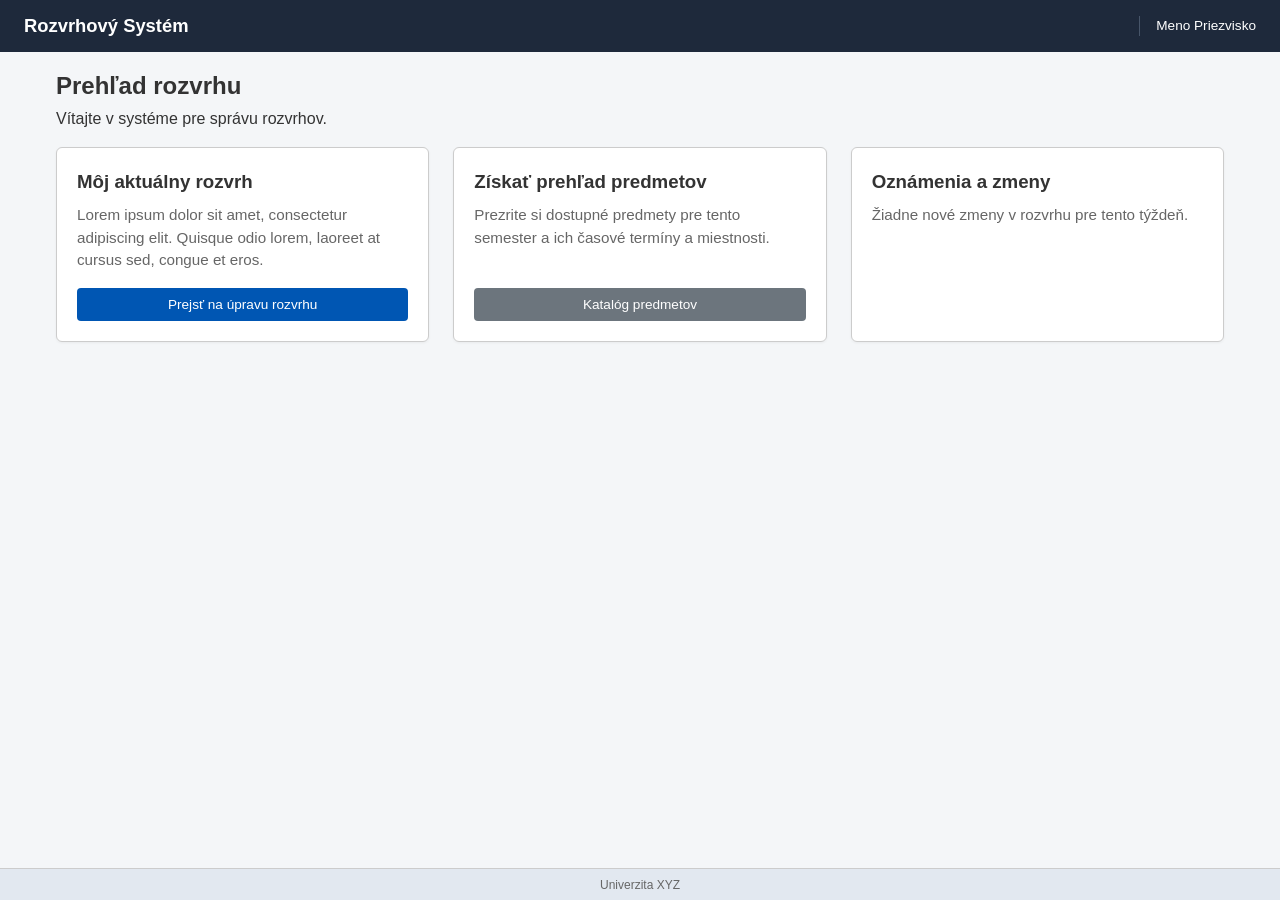
<file: html/index.html>
<!DOCTYPE html>
<html lang="sk">
<head>
    <meta charset="UTF-8">
    <meta name="viewport" content="width=device-width, initial-scale=1.0">
    <title>Rozvrhový Systém</title>
    <link rel="stylesheet" href="style.css">
</head>
<body>

    <header class="app-header">
        <div class="header-left">
            <h1 class="app-title"><a href="index.html">Rozvrhový Systém</a></h1>
        </div>
        <div class="header-right">
            <div class="user-info">
                <span>Meno Priezvisko</span>
            </div>
        </div>
    </header>

    <main class="main-container container">
        <section class="page-title">
            <h2>Prehľad rozvrhu</h2>
            <p>Vítajte v systéme pre správu rozvrhov.</p>
        </section>

        <section class="cards-grid">
            <div class="card">
                <div>
                    <h3>Môj aktuálny rozvrh</h3>
                    <p>Lorem ipsum dolor sit amet, consectetur adipiscing elit. Quisque odio lorem, laoreet at cursus sed, congue et eros.</p>
                </div>
                <a href="uprava-rozvrhu.html" class="btn">Prejsť na úpravu rozvrhu</a>
            </div>
            <div class="card">
                <div>
                    <h3>Získať prehľad predmetov</h3>
                    <p>Prezrite si dostupné predmety pre tento semester a ich časové termíny a miestnosti.</p>
                </div>
                <a href="#" class="btn btn-secondary">Katalóg predmetov</a>
            </div>
            <div class="card">
                <div>
                    <h3>Oznámenia a zmeny</h3>
                    <p>Žiadne nové zmeny v rozvrhu pre tento týždeň.</p>
                </div>
            </div>
        </section>
    </main>

    <footer class="app-footer">
        <div class="footer-content">
            <p>Univerzita XYZ</p>
        </div>
    </footer>

</body>
</html>
</file>
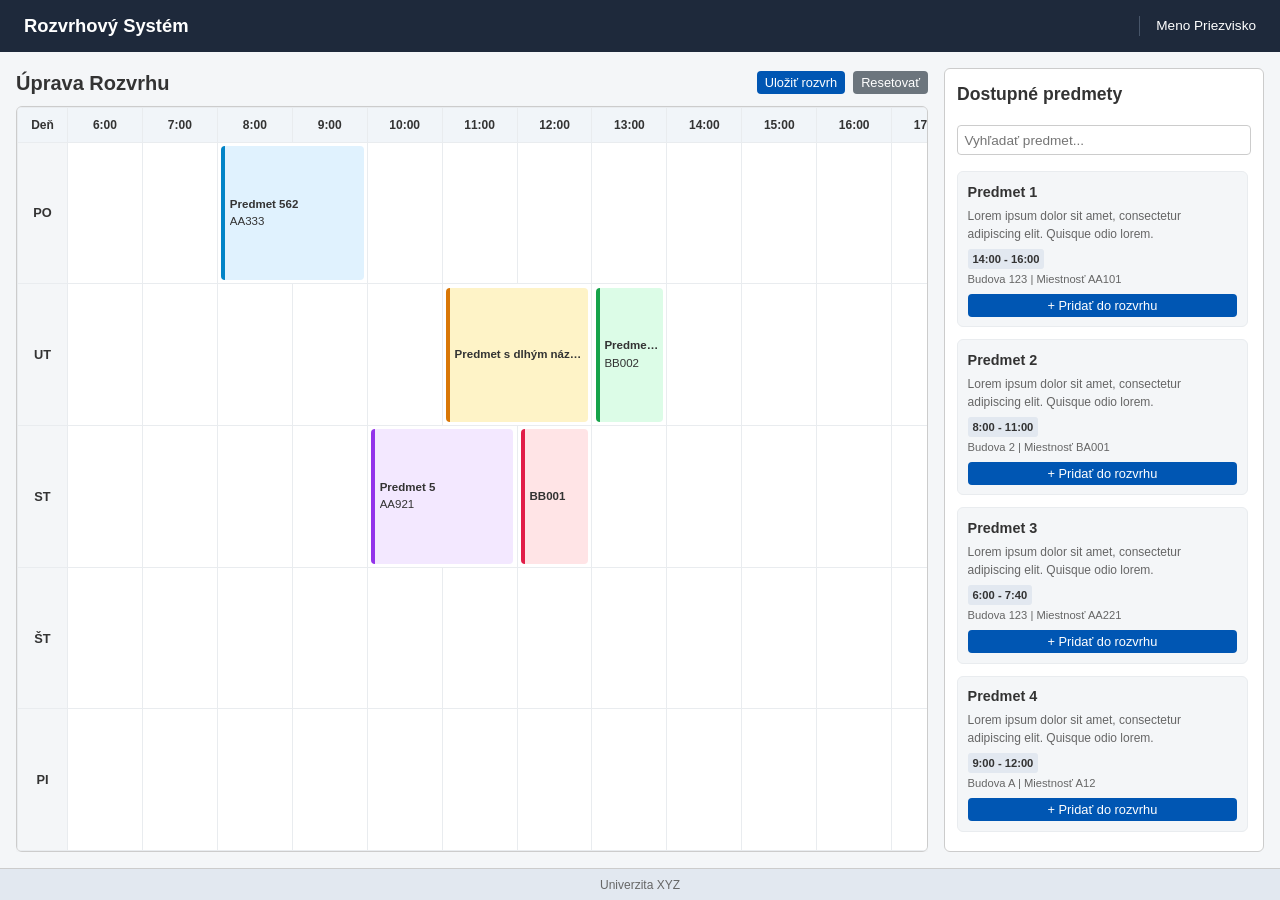
<file: html/uprava-rozvrhu.html>
<!DOCTYPE html>
<html lang="sk">
<head>
    <meta charset="UTF-8">
    <meta name="viewport" content="width=device-width, initial-scale=1.0">
    <title>Úprava Rozvrhu</title>
    <link rel="stylesheet" href="style.css">
</head>
<body>

    <header class="app-header">
        <div class="header-left">
            <h1 class="app-title"><a href="index.html">Rozvrhový Systém</a></h1>
        </div>
        <div class="header-right">
            <div class="user-info">
                <span>Meno Priezvisko</span>
            </div>
        </div>
    </header>

    <main class="schedule-editor-container">
        
        <section class="schedule-section">
            <div class="section-header">
                <h2>Úprava Rozvrhu</h2>
                <div class="schedule-actions">
                    <button class="btn btn-sm">Uložiť rozvrh</button>
                    <button class="btn btn-secondary btn-sm">Resetovať</button>
                </div>
            </div>

            <div class="schedule-table-wrapper">
                <table class="schedule-table">
                    <thead>
                        <tr>
                            <th class="time-col-label">Deň</th>
                            <th>6:00</th>
                            <th>7:00</th>
                            <th>8:00</th>
                            <th>9:00</th>
                            <th>10:00</th>
                            <th>11:00</th>
                            <th>12:00</th>
                            <th>13:00</th>
                            <th>14:00</th>
                            <th>15:00</th>
                            <th>16:00</th>
                            <th>17:00</th>
                            <th>18:00</th>
                            <th>19:00</th>
                        </tr>
                    </thead>
                    <tbody>
                        <tr>
                            <td class="day-label">PO</td>
                            <td>&nbsp;</td>
                            <td>&nbsp;</td>
                            <td colspan="2">
                                <div class="course-block blue" title="Predmet 562 (AA333) - 8:00 do 10:00">
                                    <strong>Predmet 562</strong>
                                    <span>AA333</span>
                                </div>
                            </td>
                            <td>&nbsp;</td>
                            <td>&nbsp;</td>
                            <td>&nbsp;</td>
                            <td>&nbsp;</td>
                            <td>&nbsp;</td>
                            <td>&nbsp;</td>
                            <td>&nbsp;</td>
                            <td>&nbsp;</td>
                            <td>&nbsp;</td>
                            <td>&nbsp;</td>
                        </tr>
                        <tr>
                            <td class="day-label">UT</td>
                            <td>&nbsp;</td>
                            <td>&nbsp;</td>
                            <td>&nbsp;</td>
                            <td>&nbsp;</td>
                            <td>&nbsp;</td>
                            <td colspan="2">
                                <div class="course-block yellow" title="Predmet s dlhým názvom predmetu - 11:00 do 13:00">
                                    <strong>Predmet s dlhým názvom predmetu</strong>
                                </div>
                            </td>
                            <td>
                                <div class="course-block green" title="Predmet 9 (BB002) - 13:00 do 14:00">
                                    <strong>Predmet 9</strong>
                                    <span>BB002</span>
                                </div>
                            </td>
                            <td>&nbsp;</td>
                            <td>&nbsp;</td>
                            <td>&nbsp;</td>
                            <td>&nbsp;</td>
                            <td>&nbsp;</td>
                            <td>&nbsp;</td>
                        </tr>
                        <tr>
                            <td class="day-label">ST</td>
                            <td>&nbsp;</td>
                            <td>&nbsp;</td>
                            <td>&nbsp;</td>
                            <td>&nbsp;</td>
                            <td colspan="2">
                                <div class="course-block purple" title="Predmet 5 (AA921) - 10:00 do 12:00">
                                    <strong>Predmet 5</strong>
                                    <span>AA921</span>
                                </div>
                            </td>
                            <td>
                                <div class="course-block red" title="BB001 - 12:00 do 13:00">
                                    <strong>BB001</strong>
                                </div>
                            </td>
                            <td>&nbsp;</td>
                            <td>&nbsp;</td>
                            <td>&nbsp;</td>
                            <td>&nbsp;</td>
                            <td>&nbsp;</td>
                            <td>&nbsp;</td>
                            <td>&nbsp;</td>
                        </tr>
                        <tr>
                            <td class="day-label">ŠT</td>
                            <td>&nbsp;</td>
                            <td>&nbsp;</td>
                            <td>&nbsp;</td>
                            <td>&nbsp;</td>
                            <td>&nbsp;</td>
                            <td>&nbsp;</td>
                            <td>&nbsp;</td>
                            <td>&nbsp;</td>
                            <td>&nbsp;</td>
                            <td>&nbsp;</td>
                            <td>&nbsp;</td>
                            <td>&nbsp;</td>
                            <td>&nbsp;</td>
                            <td>&nbsp;</td>
                        </tr>
                        <tr>
                            <td class="day-label">PI</td>
                            <td>&nbsp;</td>
                            <td>&nbsp;</td>
                            <td>&nbsp;</td>
                            <td>&nbsp;</td>
                            <td>&nbsp;</td>
                            <td>&nbsp;</td>
                            <td>&nbsp;</td>
                            <td>&nbsp;</td>
                            <td>&nbsp;</td>
                            <td>&nbsp;</td>
                            <td>&nbsp;</td>
                            <td>&nbsp;</td>
                            <td>&nbsp;</td>
                            <td>&nbsp;</td>
                        </tr>
                    </tbody>
                </table>
            </div>
        </section>

        <aside class="sidebar-section">
            <div class="sidebar-header">
                <h3>Dostupné predmety</h3>
                <input type="text" class="search-input" placeholder="Vyhľadať predmet...">
            </div>

            <div class="available-courses-list">
                <article class="course-card">
                    <h4>Predmet 1</h4>
                    <p class="course-desc">Lorem ipsum dolor sit amet, consectetur adipiscing elit. Quisque odio lorem.</p>
                    <div class="course-meta">
                        <span class="badge">14:00 - 16:00</span>
                        <span class="location">Budova 123 | Miestnosť AA101</span>
                    </div>
                    <button class="btn btn-block btn-sm">+ Pridať do rozvrhu</button>
                </article>

                <article class="course-card">
                    <h4>Predmet 2</h4>
                    <p class="course-desc">Lorem ipsum dolor sit amet, consectetur adipiscing elit. Quisque odio lorem.</p>
                    <div class="course-meta">
                        <span class="badge">8:00 - 11:00</span>
                        <span class="location">Budova 2 | Miestnosť BA001</span>
                    </div>
                    <button class="btn btn-block btn-sm">+ Pridať do rozvrhu</button>
                </article>

                <article class="course-card">
                    <h4>Predmet 3</h4>
                    <p class="course-desc">Lorem ipsum dolor sit amet, consectetur adipiscing elit. Quisque odio lorem.</p>
                    <div class="course-meta">
                        <span class="badge">6:00 - 7:40</span>
                        <span class="location">Budova 123 | Miestnosť AA221</span>
                    </div>
                    <button class="btn btn-block btn-sm">+ Pridať do rozvrhu</button>
                </article>

                <article class="course-card">
                    <h4>Predmet 4</h4>
                    <p class="course-desc">Lorem ipsum dolor sit amet, consectetur adipiscing elit. Quisque odio lorem.</p>
                    <div class="course-meta">
                        <span class="badge">9:00 - 12:00</span>
                        <span class="location">Budova A | Miestnosť A12</span>
                    </div>
                    <button class="btn btn-block btn-sm">+ Pridať do rozvrhu</button>
                </article>

                <article class="course-card">
                    <h4>Predmet 5</h4>
                    <p class="course-desc">Lorem ipsum dolor sit amet, consectetur adipiscing elit. Quisque odio lorem.</p>
                    <div class="course-meta">
                        <span class="badge">13:00 - 15:00</span>
                        <span class="location">Budova B | Miestnosť B03</span>
                    </div>
                    <button class="btn btn-block btn-sm">+ Pridať do rozvrhu</button>
                </article>

                <article class="course-card">
                    <h4>Predmet 6</h4>
                    <p class="course-desc">Lorem ipsum dolor sit amet, consectetur adipiscing elit. Quisque odio lorem.</p>
                    <div class="course-meta">
                        <span class="badge">15:00 - 18:00</span>
                        <span class="location">Budova C | Miestnosť C214</span>
                    </div>
                    <button class="btn btn-block btn-sm">+ Pridať do rozvrhu</button>
                </article>
            </div>
        </aside>

    </main>

    <footer class="app-footer">
        <div class="footer-content">
            <p>Univerzita XYZ</p>
        </div>
    </footer>

</body>
</html>
</file>
<file: html/style.css>
:root {
    --primary-color: #0056b3;
    --primary-hover: #003d82;
    --bg-color: #f4f6f8;
    --card-bg: #ffffff;
    --text-color: #333333;
    --muted-color: #666666;
    --border-color: #cccccc;
    --light-border-color: #e9ecef;
    --header-bg: #1e293b;
    --header-text: #ffffff;
    --secondary-color: #6c757d;
    --secondary-hover: #5a6268;
    --light-bg: #f1f5f9;
    --badge-bg: #e2e8f0;
    --shadow-color: rgba(0, 0, 0, 0.05);

    --blue-bg: #e0f2fe;
    --blue-border: #0284c7;
    --yellow-bg: #fef3c7;
    --yellow-border: #d97706;
    --green-bg: #dcfce7;
    --green-border: #16a34a;
    --purple-bg: #f3e8ff;
    --purple-border: #9333ea;
    --red-bg: #ffe4e6;
    --red-border: #e11d48;
}

* {
    box-sizing: border-box;
    margin: 0;
    padding: 0;
}

html,
body {
    min-height: 100%;
}

body {
    min-height: 100vh;
    font-family: Arial;
    background-color: var(--bg-color);
    color: var(--text-color);
    line-height: 1.5;
    display: flex;
    flex-direction: column;
    overflow-x: hidden;
}

.app-header {
    background-color: var(--header-bg);
    color: var(--header-text);
    padding: 0.75rem 1.5rem;
    display: flex;
    justify-content: space-between;
    align-items: center;
    flex-wrap: wrap;
    gap: 1rem;
    flex-shrink: 0;
}

.header-left {
    display: flex;
    align-items: center;
    gap: 1rem;
}

.app-title {
    font-size: 1.15rem;
    font-weight: 600;
}

.app-title a {
    color: inherit;
    text-decoration: none;
}

.header-right {
    display: flex;
    align-items: center;
    gap: 1.5rem;
    flex-wrap: wrap;
}

.main-nav {
    display: flex;
    gap: 0.75rem;
}

.main-nav a {
    color: #cbd5e1;
    text-decoration: none;
    padding: 0.3rem 0.6rem;
    border-radius: 4px;
    font-size: 0.9rem;
    transition: background-color 0.2s, color 0.2s;
}

.main-nav a:hover,
.main-nav a.active {
    background-color: rgba(255, 255, 255, 0.15);
    color: var(--header-text);
}

.user-info {
    font-size: 0.85rem;
    font-weight: 500;
    border-left: 1px solid #475569;
    padding-left: 1rem;
}

.container {
    max-width: 1200px;
    width: 100%;
    margin: 0 auto;
    padding: 1rem;
}

.main-container {
    flex: 1;
}

.page-title {
    margin-bottom: 1rem;
}

.page-title h2 {
    font-size: 1.5rem;
    margin-bottom: 0.2rem;
}

.cards-grid {
    display: grid;
    grid-template-columns: repeat(auto-fit, minmax(280px, 1fr));
    gap: 1.5rem;
}

.card {
    background-color: var(--card-bg);
    border: 1px solid var(--border-color);
    border-radius: 6px;
    padding: 1.25rem;
    box-shadow: 0 1px 3px var(--shadow-color);
    display: flex;
    flex-direction: column;
    justify-content: space-between;
}

.card h3 {
    margin-bottom: 0.5rem;
}

.card p {
    color: var(--muted-color);
    font-size: 0.95rem;
    margin-bottom: 1rem;
}

.btn {
    display: inline-block;
    background-color: var(--primary-color);
    color: var(--header-text);
    border: none;
    padding: 0.4rem 0.8rem;
    border-radius: 4px;
    cursor: pointer;
    text-decoration: none;
    font-size: 0.85rem;
    text-align: center;
}

.btn:hover {
    background-color: var(--primary-hover);
}

.btn-secondary {
    background-color: var(--secondary-color);
}

.btn-secondary:hover {
    background-color: var(--secondary-hover);
}

.btn-sm {
    padding: 0.25rem 0.5rem;
    font-size: 0.8rem;
}

.btn-block {
    display: block;
    width: 100%;
}

.search-input {
    width: 100%;
    padding: 0.4rem;
    border: 1px solid var(--border-color);
    border-radius: 4px;
    margin-top: 0.4rem;
    font-size: 0.85rem;
}

.schedule-editor-container {
    flex: 1;
    display: grid;
    grid-template-columns: minmax(0, 1fr) 320px;
    gap: 1rem;
    padding: 1rem;
    max-width: 1600px;
    margin: 0 auto;
    width: 100%;
    min-height: 0;
}

.schedule-section {
    display: flex;
    flex-direction: column;
    min-width: 0;
    min-height: 0;
    overflow: hidden;
}

.section-header,
.sidebar-header {
    display: flex;
    justify-content: space-between;
    align-items: center;
    margin-bottom: 0.5rem;
    flex-shrink: 0;
    gap: 0.75rem;
}

.section-header h2 {
    font-size: 1.25rem;
}

.schedule-actions {
    display: flex;
    gap: 0.5rem;
    flex-wrap: wrap;
}

.sidebar-header {
    flex-direction: column;
    align-items: flex-start;
}

.sidebar-header h3 {
    font-size: 1.1rem;
}

.schedule-table-wrapper {
    flex: 1;
    min-width: 0;
    min-height: 0;
    overflow: auto;
    background-color: var(--card-bg);
    border: 1px solid var(--border-color);
    border-radius: 6px;
    box-shadow: 0 1px 3px var(--shadow-color);
}

.schedule-table {
    width: 100%;
    height: 100%;
    min-width: 1100px;
    table-layout: fixed;
    border-collapse: collapse;
}

.schedule-table tr {
    height: calc(100% / 6);
}

.schedule-table th,
.schedule-table td {
    border: 1px solid var(--light-border-color);
    padding: 0.2rem;
    text-align: center;
    vertical-align: middle;
    overflow: hidden;
}

.schedule-table th {
    background-color: var(--light-bg);
    font-weight: 600;
    font-size: 0.75rem;
    height: 35px;
    text-align: center;
}

.schedule-table .time-col-label {
    width: 50px;
    text-align: center;
}

.schedule-table .day-label {
    font-weight: bold;
    background-color: var(--bg-color);
    font-size: 0.8rem;
    width: 50px;
}

.course-block {
    border-radius: 4px;
    padding: 0.3rem;
    font-size: 0.72rem;
    text-align: left;
    height: 100%;
    width: 100%;
    display: flex;
    flex-direction: column;
    justify-content: center;
    border-left: 4px solid var(--text-color);
    overflow: hidden;
    white-space: nowrap;
    text-overflow: ellipsis;
    cursor: default;
}

.course-block strong,
.course-block span {
    overflow: hidden;
    text-overflow: ellipsis;
    white-space: nowrap;
    display: block;
}

.blue {
    background-color: var(--blue-bg);
    border-left-color: var(--blue-border);
}

.yellow {
    background-color: var(--yellow-bg);
    border-left-color: var(--yellow-border);
}

.green {
    background-color: var(--green-bg);
    border-left-color: var(--green-border);
}

.purple {
    background-color: var(--purple-bg);
    border-left-color: var(--purple-border);
}

.red {
    background-color: var(--red-bg);
    border-left-color: var(--red-border);
}

.sidebar-section {
    background-color: var(--card-bg);
    border: 1px solid var(--border-color);
    border-radius: 6px;
    padding: 0.75rem;
    display: flex;
    flex-direction: column;
    min-height: 0;
}

.available-courses-list {
    flex: 1;
    overflow-y: auto;
    display: flex;
    flex-direction: column;
    gap: 0.75rem;
    margin-top: 0.5rem;
    padding-right: 0.2rem;
}

.course-card {
    border: 1px solid var(--light-border-color);
    background-color: var(--bg-color);
    border-radius: 6px;
    padding: 0.6rem;
}

.course-card h4 {
    font-size: 0.9rem;
    margin-bottom: 0.2rem;
}

.course-desc {
    font-size: 0.75rem;
    color: var(--muted-color);
    margin-bottom: 0.4rem;
}

.course-meta {
    font-size: 0.7rem;
    margin-bottom: 0.4rem;
}

.badge {
    display: inline-block;
    background-color: var(--badge-bg);
    padding: 0.1rem 0.3rem;
    border-radius: 3px;
    font-weight: 600;
    margin-bottom: 0.1rem;
}

.location {
    display: block;
    color: var(--muted-color);
}

.app-footer {
    background-color: var(--badge-bg);
    color: var(--muted-color);
    text-align: center;
    padding: 0.4rem 1rem;
    margin-top: auto;
    flex-shrink: 0;
    font-size: 0.75rem;
    border-top: 1px solid var(--border-color);
}

@media (min-width: 1025px) {
    body:has(.schedule-editor-container) {
        height: 100vh;
        overflow: hidden;
    }

    .schedule-editor-container {
        flex: 1 1 0;
        min-height: 0;
    }

    .schedule-section {
        min-height: 0;
    }

    .schedule-table-wrapper {
        flex: 1;
        min-height: 0;
    }

    .sidebar-section {
        min-height: 0;
        overflow: hidden;
    }

    .available-courses-list {
        min-height: 0;
        overflow-y: auto;
    }
}

@media (max-width: 1024px) {
    body:has(.schedule-editor-container) {
        height: auto;
        min-height: 100vh;
        overflow-y: auto;
    }

    .schedule-editor-container {
        grid-template-columns: minmax(0, 1fr);
        flex: 0 0 auto;
        min-height: auto;
        width: 100%;
    }

    .schedule-section {
        min-height: auto;
        overflow: visible;
    }

    .schedule-table-wrapper {
        flex: none;
        width: 100%;
        height: 75vh;
        min-height: 500px;
        max-height: none;
        overflow: auto;
    }

    .schedule-table {
        width: 1100px;
        min-width: 1100px;
        height: 100%;
    }

    .schedule-table tbody tr {
        height: 100px;
    }

    .schedule-table tbody td {
        height: 100px;
    }

    .sidebar-section {
        width: 100%;
        max-height: none;
        min-height: 300px;
    }

    .available-courses-list {
        overflow-y: visible;
    }
}

@media (max-width: 600px) {
    .app-header {
        flex-direction: column;
        align-items: flex-start;
    }

    .header-right {
        width: 100%;
        justify-content: space-between;
    }

    .main-nav {
        flex-wrap: wrap;
    }

    .user-info {
        border-left: none;
        padding-left: 0;
    }

    .schedule-editor-container {
        padding: 0.5rem;
        gap: 1rem;
    }

    .section-header {
        align-items: flex-start;
        flex-direction: column;
    }

    .section-header h2 {
        font-size: 1.15rem;
    }

    .schedule-actions {
        display: flex;
        width: 100%;
        gap: 0.5rem;
    }

    .schedule-actions .btn {
        flex: 1;
    }

    .schedule-table-wrapper {
        height: 70vh;
        min-height: 450px;
    }

    .schedule-table {
        min-width: 1100px;
    }

    .schedule-table tbody tr,
    .schedule-table tbody td {
        height: 100px;
    }

    .sidebar-section {
        padding: 0.6rem;
    }
}
</file>
